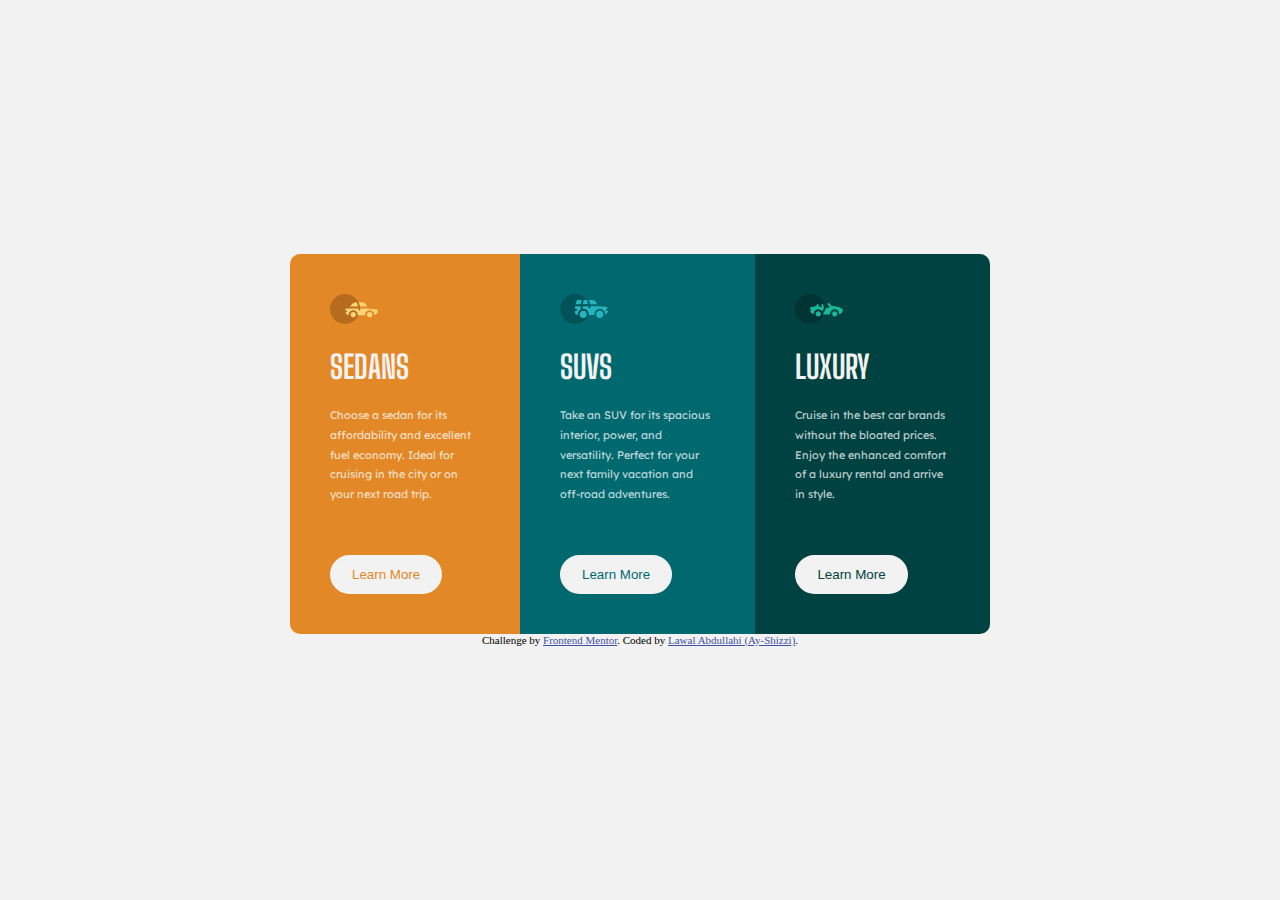
<file: index.html>
<!DOCTYPE html>
<html lang="en">
<head>
  <meta charset="UTF-8">
  <meta name="viewport" content="width=device-width, initial-scale=1.0"> <!-- displays site properly based on user's device -->

  <link rel="icon" type="image/png" sizes="32x32" href="./images/favicon-32x32.png">
  
  <title>Frontend Mentor | 3-column preview card component</title>

  <!-- Feel free to remove these styles or customise in your own stylesheet 👍 -->
  <style>

@import url('https://fonts.googleapis.com/css2?family=Big+Shoulders+Display:wght@700&family=Lexend+Deca&display=swap');

*{
    margin: 0;
    padding: 0;
    box-sizing: border-box;
}
body{
    display: flex;
    flex-direction: column;
    justify-content: center;
    align-items: center;
    min-height: 100vh;
    background-color: hsl(0, 0%, 95%);
}
.container{
    display: flex;
    max-width: 700px;
    border-radius: 10px;
    overflow: hidden;
}
.sedan{
    background-color: hsl(31, 77%, 52%);
    padding: 40px;
}
.suvs{
    background-color: hsl(184, 100%, 22%);
    padding: 40px;
}
.luxury{
    background-color: hsl(179, 100%, 13%);
    padding: 40px;
}
img{
    max-height: 30px;
}
h1{
    font-family: 'Big Shoulders Display', cursive;
    font-size: 32px;
    text-transform: uppercase;
    padding: 20px 0;
    color: hsl(0, 0%, 95%);
}
p{
    font-family: 'Lexend Deca', sans-serif;
    font-size: 11px;
    line-height: 1.8;
    color: hsla(0, 0%, 100%, 0.75);
    margin-bottom: 50px;
}
.sedan button{
    color: hsl(31, 77%, 52%);
}
.suvs button{
    color: hsl(184, 100%, 22%);
}
.luxury button{
    color: hsl(179, 100%, 13%);
}
button{
    padding: 10px 20px;
    border: 2px solid hsl(0, 0%, 95%);
    background-color: hsl(0, 0%, 95%);
    border-radius: 20px;
    cursor: pointer;
}
button:hover{
    background-color: transparent;
    color: hsl(0, 0%, 95%);
}
@media screen and (max-width:375px){
    .container{
        display: flex;
        flex-direction: column;
        width: 250px;
    }
}

    .attribution { font-size: 11px; text-align: center; }
    .attribution a { color: hsl(228, 45%, 44%); }
  </style>
</head>
<body>
  
  <main class="container">
    <section class="sedan">
        <img src="./images/icon-sedans.svg" alt="sedan">
        <h1>Sedans</h1>
        <p>
            Choose a sedan for its affordability and excellent fuel economy. Ideal for cruising in the city 
            or on your next road trip.
        </p>
        <button>Learn More</button>
    </section>
    <section class="suvs">
        <img src="./images/icon-suvs.svg" alt="suvs">
        <h1>SUVs</h1>
        <p>
            Take an SUV for its spacious interior, power, and versatility. Perfect for your next family vacation 
            and off-road adventures.
        </p>
        <button>Learn More</button>
    </section>
    <section class="luxury">
        <img src="./images/icon-luxury.svg" alt="luxury">
        <h1>Luxury</h1>
        <p>
            Cruise in the best car brands without the bloated prices. Enjoy the enhanced comfort of a luxury 
            rental and arrive in style.
        </p>
        <button>Learn More</button>
    </section>
</main>
  
  <footer class="attribution">
    Challenge by <a href="https://www.frontendmentor.io?ref=challenge" target="_blank">Frontend Mentor</a>. 
    Coded by <a href="#">Lawal Abdullahi (Ay-Shizzi)</a>.
  </footer>
</body>
</html>
</file>
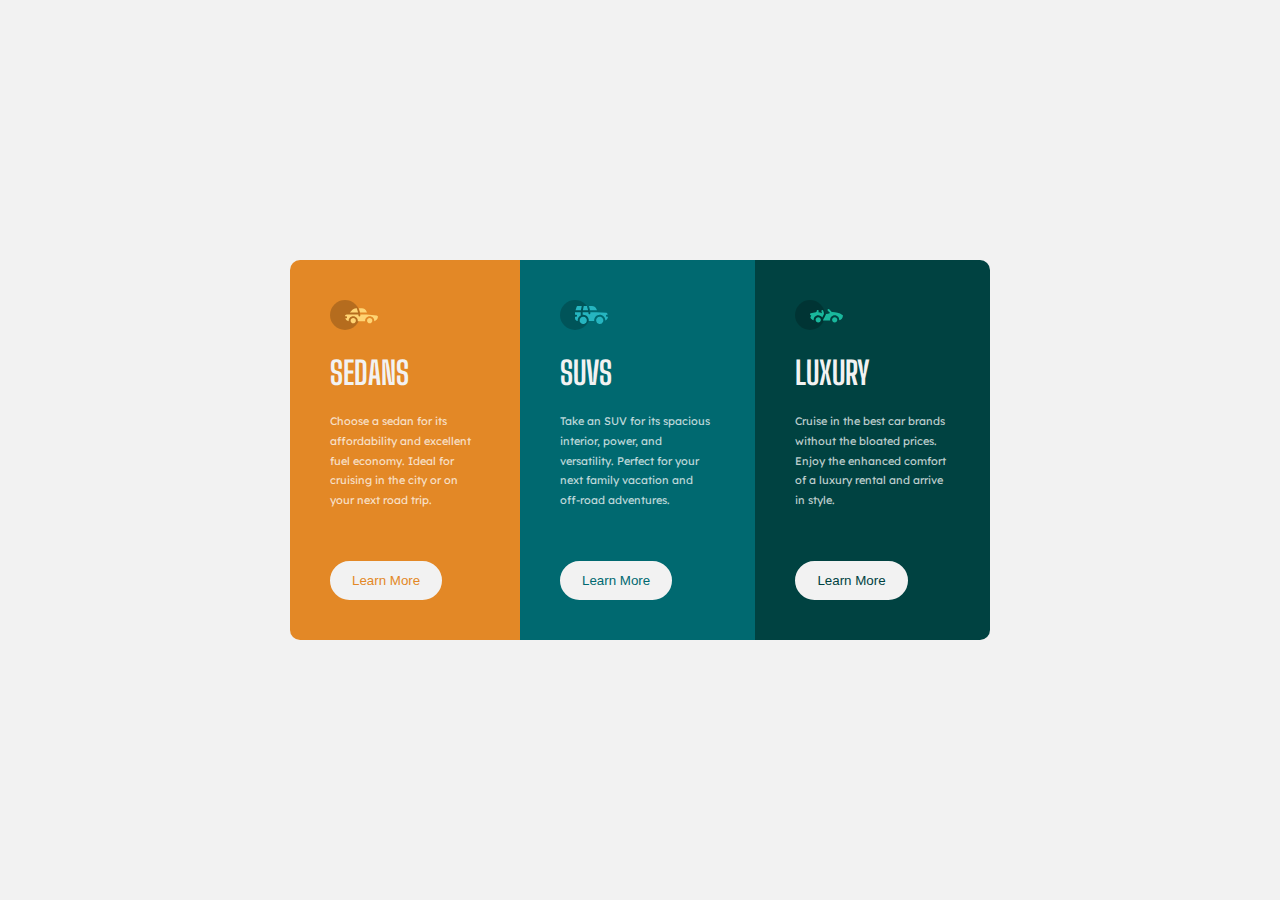
<file: my-solution.html>
<!DOCTYPE html>
<html lang="en">
<head>
    <meta charset="UTF-8">
    <meta http-equiv="X-UA-Compatible" content="IE=edge">
    <meta name="viewport" content="width=device-width, initial-scale=1.0">
    <link rel="stylesheet" href="my-solution.css">
    <title>3 column preview</title>
</head>
<body>
    
    <main class="container">
        <section class="sedan">
            <img src="./images/icon-sedans.svg" alt="sedan">
            <h1>Sedans</h1>
            <p>
                Choose a sedan for its affordability and excellent fuel economy. Ideal for cruising in the city 
                or on your next road trip.
            </p>
            <button>Learn More</button>
        </section>
        <section class="suvs">
            <img src="./images/icon-suvs.svg" alt="suvs">
            <h1>SUVs</h1>
            <p>
                Take an SUV for its spacious interior, power, and versatility. Perfect for your next family vacation 
                and off-road adventures.
            </p>
            <button>Learn More</button>
        </section>
        <section class="luxury">
            <img src="./images/icon-luxury.svg" alt="luxury">
            <h1>Luxury</h1>
            <p>
                Cruise in the best car brands without the bloated prices. Enjoy the enhanced comfort of a luxury 
                rental and arrive in style.
            </p>
            <button>Learn More</button>
        </section>
    </main>
</body>
</html>
</file>
<file: my-solution.css>
@import url('https://fonts.googleapis.com/css2?family=Big+Shoulders+Display:wght@700&family=Lexend+Deca&display=swap');

*{
    margin: 0;
    padding: 0;
    box-sizing: border-box;
}
body{
    display: flex;
    justify-content: center;
    align-items: center;
    min-height: 100vh;
    background-color: hsl(0, 0%, 95%);
}
.container{
    display: flex;
    max-width: 700px;
    border-radius: 10px;
    overflow: hidden;
}
.sedan{
    background-color: hsl(31, 77%, 52%);
    padding: 40px;
}
.suvs{
    background-color: hsl(184, 100%, 22%);
    padding: 40px;
}
.luxury{
    background-color: hsl(179, 100%, 13%);
    padding: 40px;
}
img{
    max-height: 30px;
}
h1{
    font-family: 'Big Shoulders Display', cursive;
    font-size: 32px;
    text-transform: uppercase;
    padding: 20px 0;
    color: hsl(0, 0%, 95%);
}
p{
    font-family: 'Lexend Deca', sans-serif;
    font-size: 11px;
    line-height: 1.8;
    color: hsla(0, 0%, 100%, 0.75);
    margin-bottom: 50px;
}
.sedan button{
    color: hsl(31, 77%, 52%);
}
.suvs button{
    color: hsl(184, 100%, 22%);
}
.luxury button{
    color: hsl(179, 100%, 13%);
}
button{
    padding: 10px 20px;
    border: 2px solid hsl(0, 0%, 95%);
    background-color: hsl(0, 0%, 95%);
    border-radius: 20px;
    cursor: pointer;
}
button:hover{
    background-color: transparent;
    color: hsl(0, 0%, 95%);
}
@media screen and (max-width:375px){
    .container{
        display: flex;
        flex-direction: column;
        width: 250px;
    }
}
</file>
